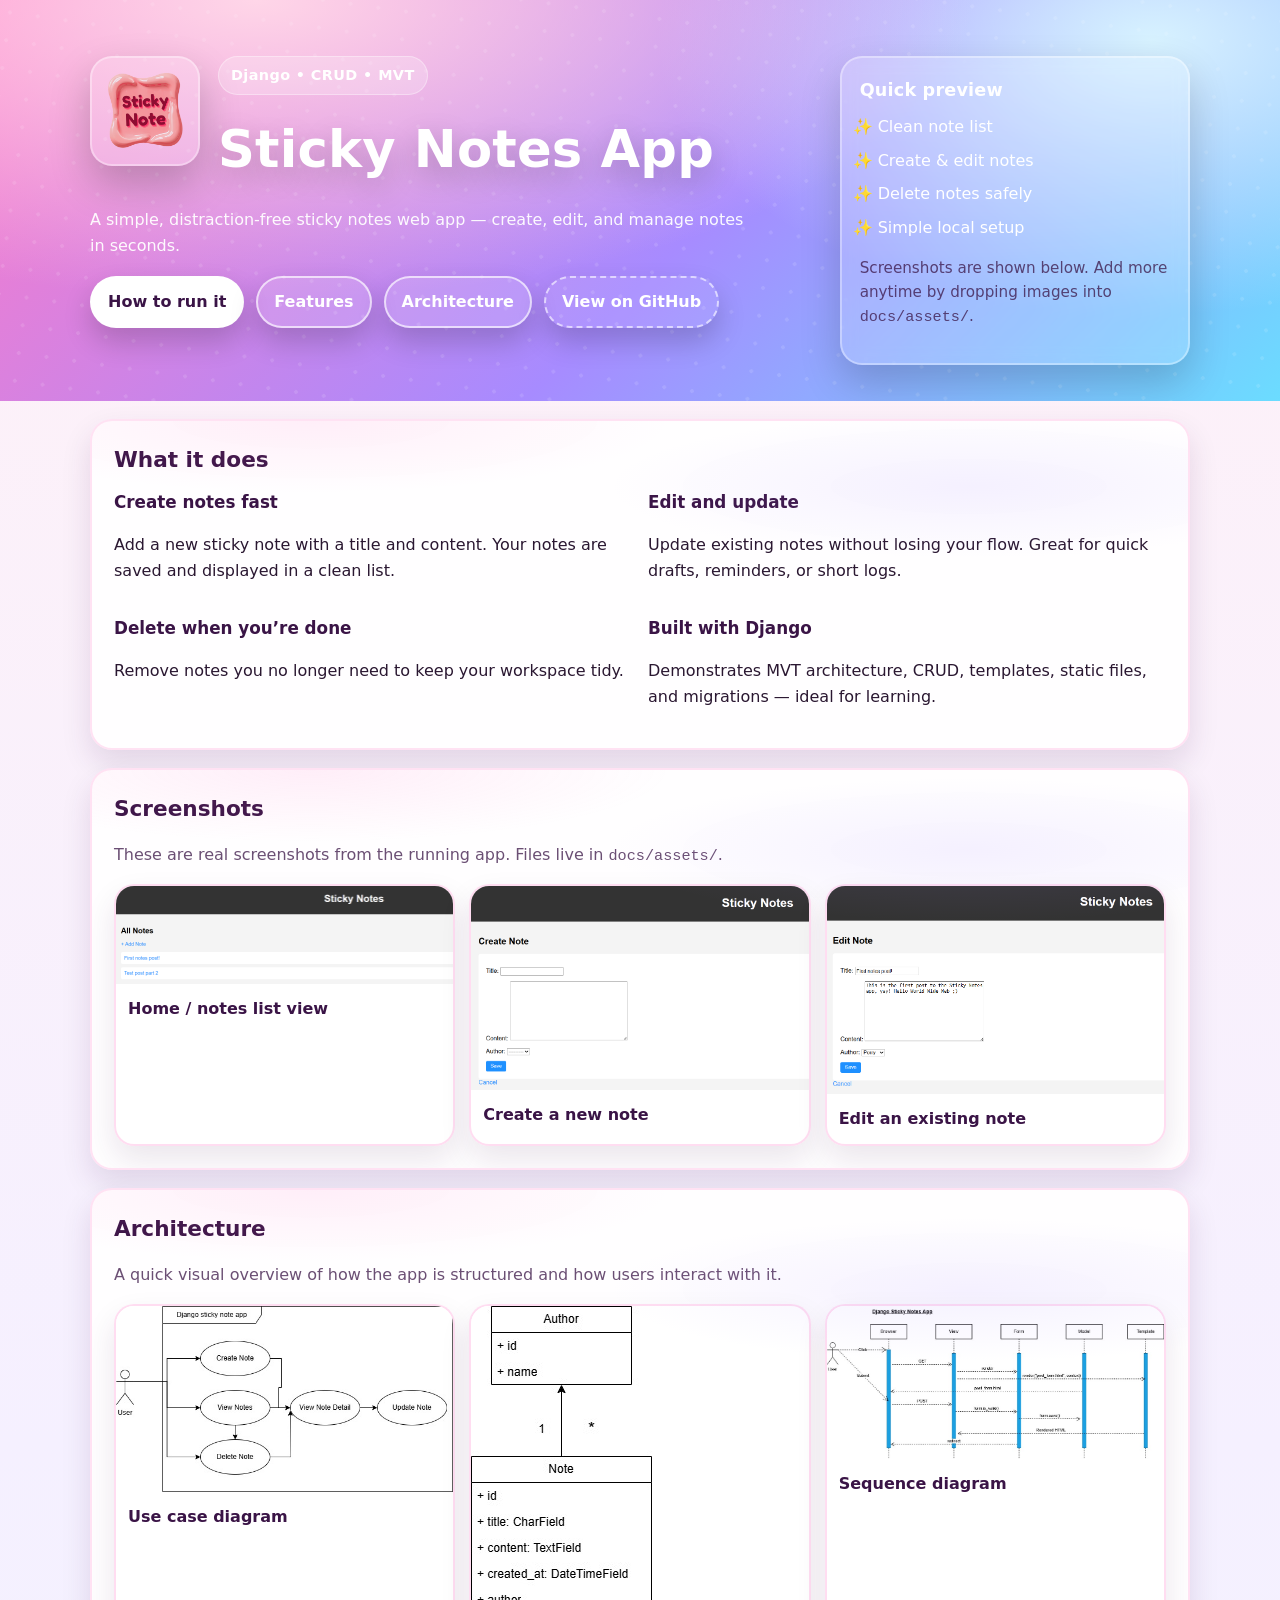
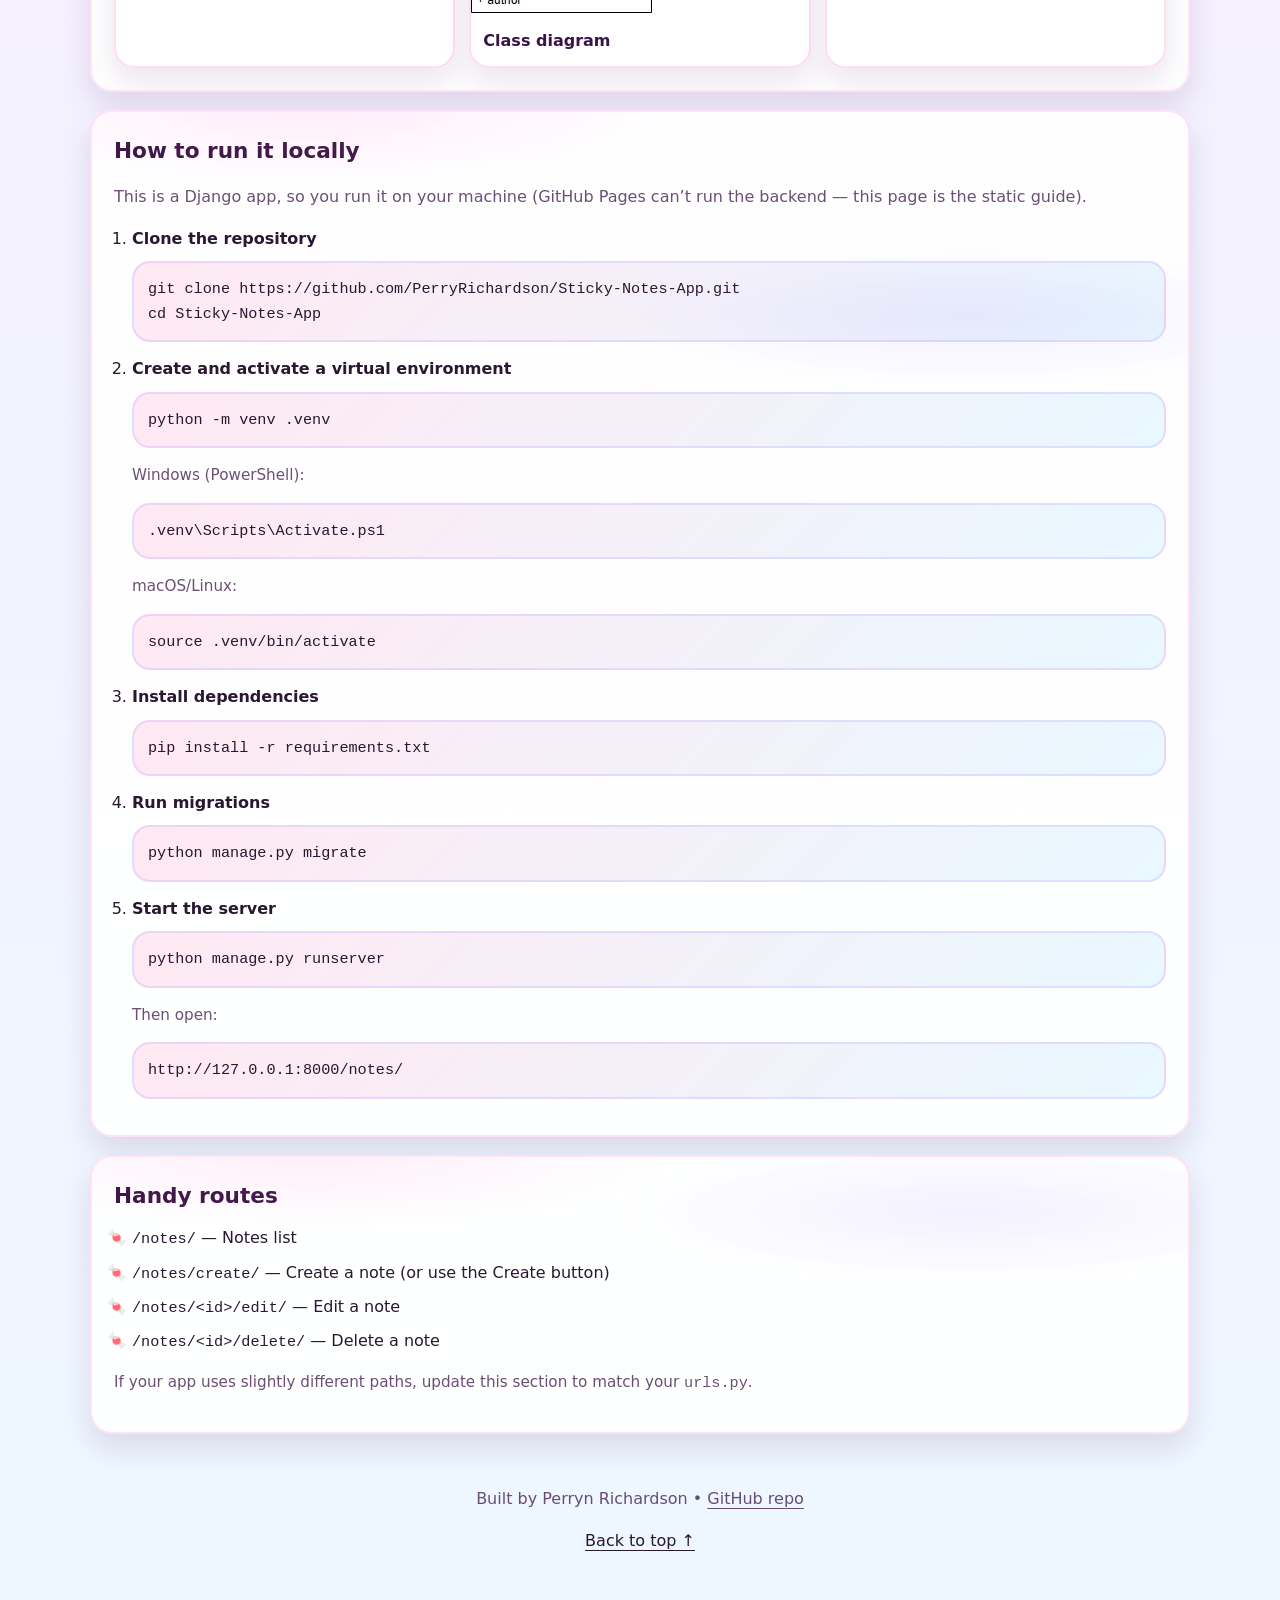
<file: docs/index.html>
<!DOCTYPE html>
<html lang="en">
  <head>
    <meta charset="UTF-8" />
    <meta name="viewport" content="width=device-width, initial-scale=1" />
    <title>Sticky Notes App | Quick notes, fast workflow</title>
    <meta
      name="description"
      content="Sticky Notes App: a simple, clean sticky notes web app with an easy local setup guide."
    />
    <link rel="stylesheet" href="styles.css" />
  </head>

  <body>
    <a class="skip-link" href="#main">Skip to content</a>

    <header class="hero">
      <div class="container hero-grid">
        <div>
          <div class="brand">
            <img class="logo" src="assets/logo.png" alt="Sticky Notes App logo" />
            <div>
              <p class="badge">Django • CRUD • MVT</p>
              <h1>Sticky Notes App</h1>
            </div>
          </div>

          <p class="subtitle">
            A simple, distraction-free sticky notes web app — create, edit, and manage notes in seconds.
          </p>

          <div class="cta-row">
            <a class="button" href="#how-to">How to run it</a>
            <a class="button button-outline" href="#features">Features</a>
            <a class="button button-outline" href="#architecture">Architecture</a>
            <a
              class="button button-ghost"
              href="https://github.com/PerryRichardson/Sticky-Notes-App"
              target="_blank"
              rel="noreferrer"
            >
              View on GitHub
            </a>
          </div>
        </div>

        <div class="hero-card">
          <h2 class="hero-card-title">Quick preview</h2>
          <ul class="checklist">
            <li>Clean note list</li>
            <li>Create & edit notes</li>
            <li>Delete notes safely</li>
            <li>Simple local setup</li>
          </ul>
          <p class="muted small">
            Screenshots are shown below. Add more anytime by dropping images into <code>docs/assets/</code>.
          </p>
        </div>
      </div>
    </header>

    <main id="main" class="container">
      <section class="card" id="features">
        <h2>What it does</h2>
        <div class="grid">
          <div>
            <h3>Create notes fast</h3>
            <p>
              Add a new sticky note with a title and content. Your notes are saved and displayed in a clean list.
            </p>
          </div>
          <div>
            <h3>Edit and update</h3>
            <p>
              Update existing notes without losing your flow. Great for quick drafts, reminders, or short logs.
            </p>
          </div>
          <div>
            <h3>Delete when you’re done</h3>
            <p>Remove notes you no longer need to keep your workspace tidy.</p>
          </div>
          <div>
            <h3>Built with Django</h3>
            <p>
              Demonstrates MVT architecture, CRUD, templates, static files, and migrations — ideal for learning.
            </p>
          </div>
        </div>
      </section>

      <section class="card" id="screenshots">
        <h2>Screenshots</h2>
        <p class="muted">
          These are real screenshots from the running app. Files live in <code>docs/assets/</code>.
        </p>

        <div class="screenshot-grid">
          <figure class="shot">
            <img src="assets/home.png" alt="Sticky Notes App notes list view" />
            <figcaption>Home / notes list view</figcaption>
          </figure>

          <figure class="shot">
            <img src="assets/create.png" alt="Create a new note screen" />
            <figcaption>Create a new note</figcaption>
          </figure>

          <figure class="shot">
            <img src="assets/edit.png" alt="Edit note screen" />
            <figcaption>Edit an existing note</figcaption>
          </figure>
        </div>
      </section>

      <section class="card" id="architecture">
        <h2>Architecture</h2>
        <p class="muted">
          A quick visual overview of how the app is structured and how users interact with it.
        </p>

        <div class="screenshot-grid">
          <figure class="shot">
            <img src="assets/use_case.jpg" alt="Use case diagram for the Sticky Notes App" />
            <figcaption>Use case diagram</figcaption>
          </figure>

          <figure class="shot">
            <img src="assets/class.jpg" alt="Class diagram for the Sticky Notes App" />
            <figcaption>Class diagram</figcaption>
          </figure>

          <figure class="shot">
            <img src="assets/sequence.jpg" alt="Sequence diagram for the Sticky Notes App" />
            <figcaption>Sequence diagram</figcaption>
          </figure>
        </div>
      </section>

      <section class="card" id="how-to">
        <h2>How to run it locally</h2>
        <p class="muted">
          This is a Django app, so you run it on your machine (GitHub Pages can’t run the backend — this page is the
          static guide).
        </p>

        <ol class="steps">
          <li>
            <strong>Clone the repository</strong>
            <pre><code>git clone https://github.com/PerryRichardson/Sticky-Notes-App.git
cd Sticky-Notes-App</code></pre>
          </li>

          <li>
            <strong>Create and activate a virtual environment</strong>
            <pre><code>python -m venv .venv</code></pre>
            <p class="muted small">Windows (PowerShell):</p>
            <pre><code>.venv\Scripts\Activate.ps1</code></pre>
            <p class="muted small">macOS/Linux:</p>
            <pre><code>source .venv/bin/activate</code></pre>
          </li>

          <li>
            <strong>Install dependencies</strong>
            <pre><code>pip install -r requirements.txt</code></pre>
          </li>

          <li>
            <strong>Run migrations</strong>
            <pre><code>python manage.py migrate</code></pre>
          </li>

          <li>
            <strong>Start the server</strong>
            <pre><code>python manage.py runserver</code></pre>
            <p class="muted small">Then open:</p>
            <pre><code>http://127.0.0.1:8000/notes/</code></pre>
          </li>
        </ol>
      </section>

      <section class="card" id="routes">
        <h2>Handy routes</h2>
        <ul class="bullets">
          <li><code>/notes/</code> — Notes list</li>
          <li><code>/notes/create/</code> — Create a note (or use the Create button)</li>
          <li><code>/notes/&lt;id&gt;/edit/</code> — Edit a note</li>
          <li><code>/notes/&lt;id&gt;/delete/</code> — Delete a note</li>
        </ul>
        <p class="muted small">
          If your app uses slightly different paths, update this section to match your <code>urls.py</code>.
        </p>
      </section>

      <footer class="footer">
        <p class="muted">
          Built by Perryn Richardson •
          <a href="https://github.com/PerryRichardson/Sticky-Notes-App" target="_blank" rel="noreferrer">GitHub repo</a>
        </p>
        <p><a href="#main">Back to top ↑</a></p>
      </footer>
    </main>
  </body>
</html>
</file>
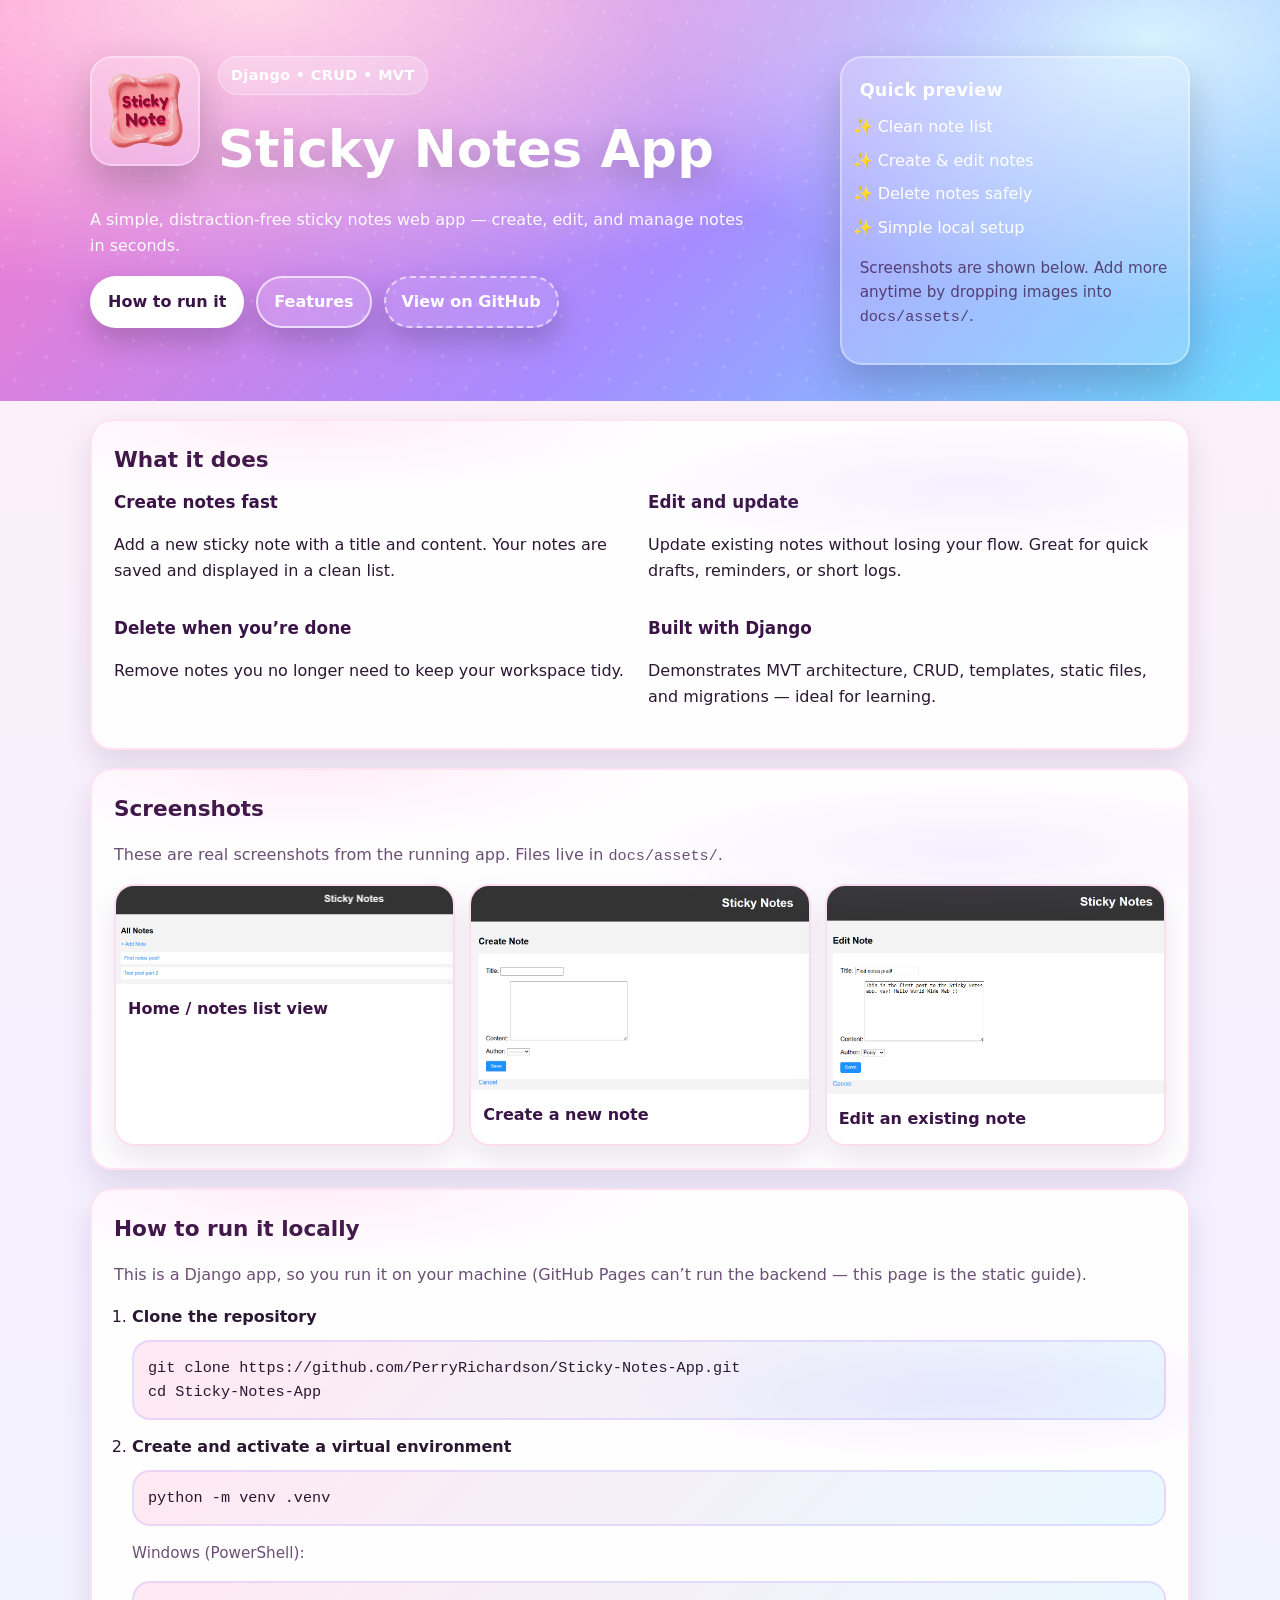
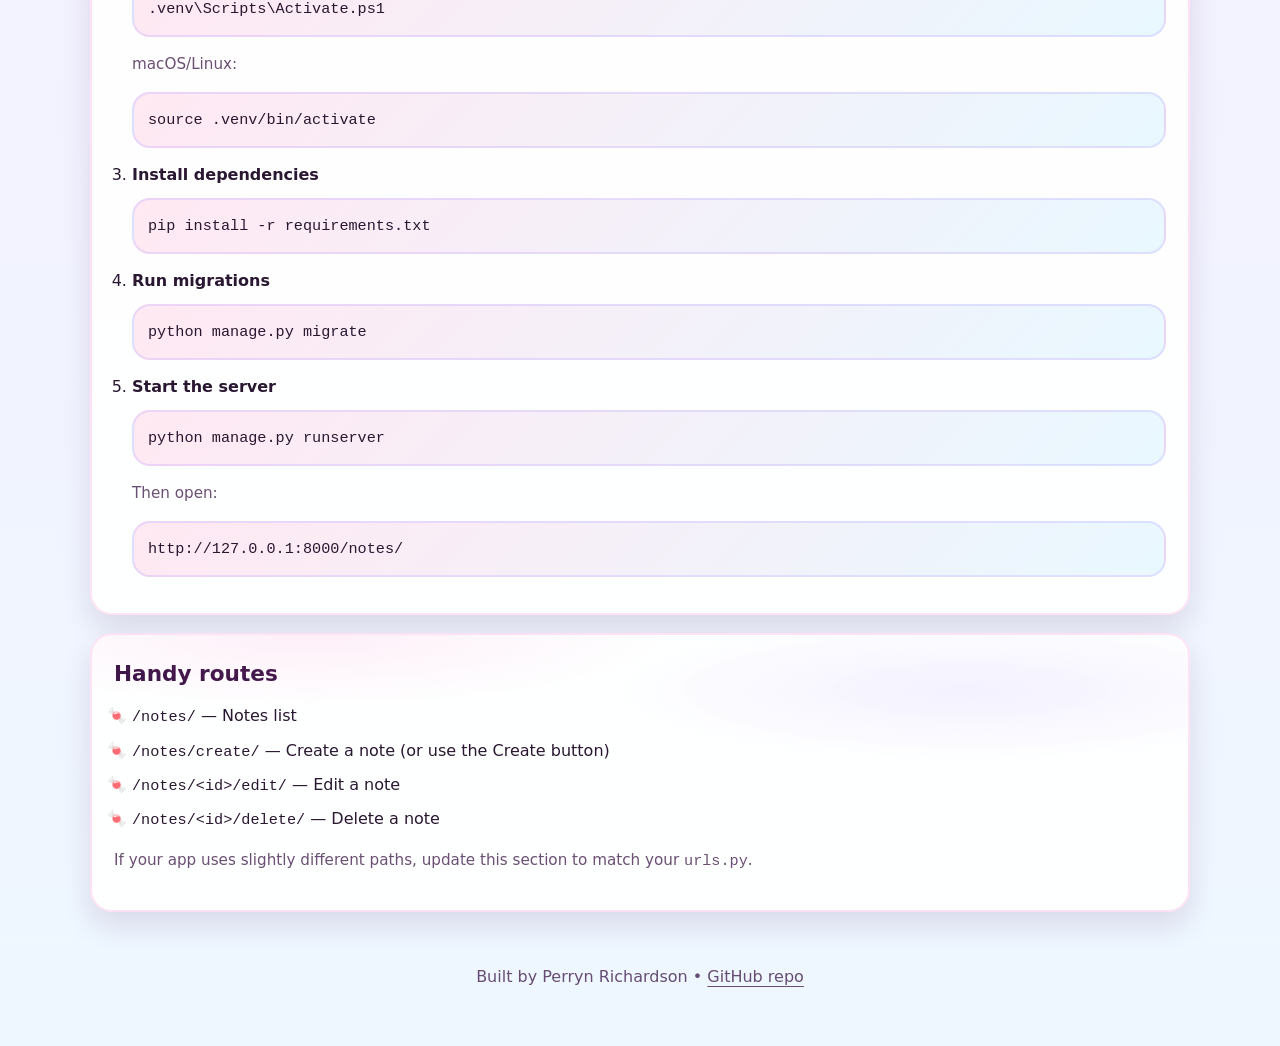
<file: sticky_notes/docs/index.html>
<!DOCTYPE html>
<html lang="en">
  <head>
    <meta charset="UTF-8" />
    <meta name="viewport" content="width=device-width, initial-scale=1" />
    <title>Sticky Notes App | Quick notes, fast workflow</title>
    <meta
      name="description"
      content="Sticky Notes App: a simple, clean sticky notes web app with an easy local setup guide."
    />
    <link rel="stylesheet" href="styles.css" />
  </head>

  <body>
    <a class="skip-link" href="#main">Skip to content</a>

    <header class="hero">
      <div class="container hero-grid">
        <div>
          <div class="brand">
            <img class="logo" src="assets/logo.png" alt="Sticky Notes App logo" />
            <div>
              <p class="badge">Django • CRUD • MVT</p>
              <h1>Sticky Notes App</h1>
            </div>
          </div>

          <p class="subtitle">
            A simple, distraction-free sticky notes web app — create, edit, and manage notes in seconds.
          </p>

          <div class="cta-row">
            <a class="button" href="#how-to">How to run it</a>
            <a class="button button-outline" href="#features">Features</a>
            <a
              class="button button-ghost"
              href="https://github.com/PerryRichardson/Sticky-Notes-App"
              target="_blank"
              rel="noreferrer"
            >
              View on GitHub
            </a>
          </div>
        </div>

        <div class="hero-card">
          <h2 class="hero-card-title">Quick preview</h2>
          <ul class="checklist">
            <li>Clean note list</li>
            <li>Create & edit notes</li>
            <li>Delete notes safely</li>
            <li>Simple local setup</li>
          </ul>
          <p class="muted small">
            Screenshots are shown below. Add more anytime by dropping images into <code>docs/assets/</code>.
          </p>
        </div>
      </div>
    </header>

    <main id="main" class="container">
      <section class="card" id="features">
        <h2>What it does</h2>
        <div class="grid">
          <div>
            <h3>Create notes fast</h3>
            <p>
              Add a new sticky note with a title and content. Your notes are saved and displayed in a clean list.
            </p>
          </div>
          <div>
            <h3>Edit and update</h3>
            <p>
              Update existing notes without losing your flow. Great for quick drafts, reminders, or short logs.
            </p>
          </div>
          <div>
            <h3>Delete when you’re done</h3>
            <p>Remove notes you no longer need to keep your workspace tidy.</p>
          </div>
          <div>
            <h3>Built with Django</h3>
            <p>
              Demonstrates MVT architecture, CRUD, templates, static files, and migrations — ideal for learning.
            </p>
          </div>
        </div>
      </section>

      <section class="card" id="screenshots">
        <h2>Screenshots</h2>
        <p class="muted">
          These are real screenshots from the running app. Files live in <code>docs/assets/</code>.
        </p>

        <div class="screenshot-grid">
          <figure class="shot">
            <img src="assets/home.png" alt="Sticky Notes App notes list view" />
            <figcaption>Home / notes list view</figcaption>
          </figure>

          <figure class="shot">
            <img src="assets/create.png" alt="Create a new note screen" />
            <figcaption>Create a new note</figcaption>
          </figure>

          <figure class="shot">
            <img src="assets/edit.png" alt="Edit note screen" />
            <figcaption>Edit an existing note</figcaption>
          </figure>
        </div>
      </section>

      <section class="card" id="how-to">
        <h2>How to run it locally</h2>
        <p class="muted">
          This is a Django app, so you run it on your machine (GitHub Pages can’t run the backend — this page is the
          static guide).
        </p>

        <ol class="steps">
          <li>
            <strong>Clone the repository</strong>
            <pre><code>git clone https://github.com/PerryRichardson/Sticky-Notes-App.git
cd Sticky-Notes-App</code></pre>
          </li>

          <li>
            <strong>Create and activate a virtual environment</strong>
            <pre><code>python -m venv .venv</code></pre>
            <p class="muted small">Windows (PowerShell):</p>
            <pre><code>.venv\Scripts\Activate.ps1</code></pre>
            <p class="muted small">macOS/Linux:</p>
            <pre><code>source .venv/bin/activate</code></pre>
          </li>

          <li>
            <strong>Install dependencies</strong>
            <pre><code>pip install -r requirements.txt</code></pre>
          </li>

          <li>
            <strong>Run migrations</strong>
            <pre><code>python manage.py migrate</code></pre>
          </li>

          <li>
            <strong>Start the server</strong>
            <pre><code>python manage.py runserver</code></pre>
            <p class="muted small">Then open:</p>
            <pre><code>http://127.0.0.1:8000/notes/</code></pre>
          </li>
        </ol>
      </section>

      <section class="card" id="routes">
        <h2>Handy routes</h2>
        <ul class="bullets">
          <li><code>/notes/</code> — Notes list</li>
          <li><code>/notes/create/</code> — Create a note (or use the Create button)</li>
          <li><code>/notes/&lt;id&gt;/edit/</code> — Edit a note</li>
          <li><code>/notes/&lt;id&gt;/delete/</code> — Delete a note</li>
        </ul>
        <p class="muted small">
          If your app uses slightly different paths, update this section to match your <code>urls.py</code>.
        </p>
      </section>

      <footer class="footer">
        <p class="muted">
          Built by Perryn Richardson •
          <a href="https://github.com/PerryRichardson/Sticky-Notes-App" target="_blank" rel="noreferrer">GitHub repo</a>
        </p>
      </footer>
    </main>
  </body>
</html>
</file>
<file: docs/styles.css>
/* ========== Base / Reset ========== */
*,
*::before,
*::after {
  box-sizing: border-box;
}

html {
  scroll-behavior: smooth;
}

body {
  margin: 0;
  font-family: system-ui, -apple-system, Segoe UI, Roboto, Arial, sans-serif;
  line-height: 1.6;
  color: #2a1731;
  background: linear-gradient(180deg, #fff1f7 0%, #f5f0ff 45%, #eef7ff 100%);
}

img {
  max-width: 100%;
  display: block;
}

/* ========== Layout ========== */
.container {
  width: min(1100px, 92vw);
  margin: 0 auto;
}

.hero {
  padding: 56px 0 36px;
  background: radial-gradient(
      1200px 500px at 20% 0%,
      #ffd6e8 0%,
      rgba(255, 214, 232, 0) 60%
    ),
    radial-gradient(
      900px 500px at 90% 10%,
      #d7f2ff 0%,
      rgba(215, 242, 255, 0) 55%
    ),
    linear-gradient(135deg, #ff7ac7 0%, #a78bff 55%, #6bdcff 100%);
  color: #fff;
  position: relative;
  overflow: hidden;
}

.hero::before {
  content: "";
  position: absolute;
  inset: -80px;
  background-image: radial-gradient(#ffffff55 2px, transparent 2px);
  background-size: 28px 28px;
  transform: rotate(8deg);
  opacity: 0.35;
  pointer-events: none;
}

.hero-grid {
  display: grid;
  grid-template-columns: 1.35fr 0.65fr;
  gap: 22px;
  align-items: start;
  position: relative;
}

@media (max-width: 900px) {
  .hero-grid {
    grid-template-columns: 1fr;
  }
}

/* ========== Accessibility ========== */
.skip-link {
  position: absolute;
  left: -999px;
  top: 10px;
  background: #fff;
  color: #000;
  padding: 10px 12px;
  border-radius: 999px;
  z-index: 999;
}

.skip-link:focus {
  left: 10px;
}

/* ========== Typography ========== */
h1 {
  margin: 0 0 10px;
  font-size: 2.4rem;
  letter-spacing: 0.2px;
  text-shadow: 0 10px 30px rgba(0, 0, 0, 0.22);
}

h2 {
  margin: 0 0 12px;
  font-size: 1.35rem;
  color: #3a1446;
}

h3 {
  margin: 0 0 6px;
  font-size: 1.05rem;
  color: #3a1446;
}

.subtitle {
  margin: 0 0 18px;
  opacity: 0.95;
  max-width: 65ch;
  text-shadow: 0 10px 30px rgba(0, 0, 0, 0.22);
}

.muted {
  color: rgba(58, 20, 70, 0.75);
}

.small {
  font-size: 0.95rem;
}

/* ========== Brand (logo + title) ========== */
.brand {
  display: flex;
  align-items: flex-start;
  gap: 18px;
  margin-bottom: 6px;
  flex-wrap: wrap;
}

.brand h1 {
  font-size: clamp(2.2rem, 4.5vw, 3.2rem);
}

.logo {
  width: clamp(110px, 8vw, 170px);
  height: clamp(110px, 8vw, 170px);
  object-fit: contain;
  border-radius: 22px;
  background: rgba(255, 255, 255, 0.18);
  padding: clamp(10px, 1.1vw, 14px);
  box-shadow: 0 18px 40px rgba(0, 0, 0, 0.22);
  border: 2px solid rgba(255, 255, 255, 0.35);
}

/* ========== Pills / Buttons (kawaii bubblegum) ========== */
.badge {
  display: inline-block;
  margin: 0 0 14px;
  padding: 7px 12px;
  border-radius: 999px;
  background: rgba(255, 255, 255, 0.22);
  border: 1px solid rgba(255, 255, 255, 0.35);
  font-weight: 800;
  letter-spacing: 0.4px;
  font-size: 0.9rem;
}

.cta-row {
  display: flex;
  gap: 12px;
  flex-wrap: wrap;
  margin-top: 14px;
}

.button {
  display: inline-block;
  padding: 11px 16px;
  border-radius: 999px;
  background: #fff;
  color: #3a1446;
  font-weight: 900;
  text-decoration: none;
  box-shadow: 0 14px 28px rgba(0, 0, 0, 0.18);
  border: 2px solid rgba(255, 255, 255, 0.65);
  transition: transform 160ms ease, box-shadow 160ms ease, opacity 160ms ease;
}

.button:hover {
  transform: translateY(-2px);
  box-shadow: 0 18px 34px rgba(0, 0, 0, 0.22);
}

.button:active {
  transform: translateY(0);
}

.button-outline {
  background: rgba(255, 255, 255, 0.14);
  color: #fff;
  border: 2px solid rgba(255, 255, 255, 0.65);
}

.button-ghost {
  background: rgba(255, 255, 255, 0.08);
  color: #fff;
  border: 2px dashed rgba(255, 255, 255, 0.6);
}

a {
  color: inherit;
  text-underline-offset: 4px;
}

a:hover {
  opacity: 0.95;
}

/* ========== Cards ========== */
.card {
  background: rgba(255, 255, 255, 0.92);
  border-radius: 22px;
  padding: 22px;
  box-shadow: 0 14px 30px rgba(58, 20, 70, 0.12);
  border: 2px solid rgba(255, 122, 199, 0.22);
  margin: 18px 0;
  position: relative;
  overflow: hidden;
}

.card::after {
  content: "";
  position: absolute;
  inset: 0;
  background: radial-gradient(
      600px 120px at 20% 0%,
      rgba(255, 122, 199, 0.12) 0%,
      transparent 60%
    ),
    radial-gradient(
      600px 120px at 80% 20%,
      rgba(167, 139, 255, 0.12) 0%,
      transparent 60%
    );
  pointer-events: none;
}

/* ========== Hero preview card ========== */
.hero-card {
  background: rgba(255, 255, 255, 0.18);
  border-radius: 22px;
  padding: 18px;
  border: 2px solid rgba(255, 255, 255, 0.35);
  box-shadow: 0 18px 40px rgba(0, 0, 0, 0.18);
  backdrop-filter: blur(8px);
}

.hero-card-title {
  margin: 0 0 10px;
  color: #fff;
  font-size: 1.1rem;
  letter-spacing: 0.2px;
}

.checklist {
  margin: 0;
  padding-left: 18px;
  display: grid;
  gap: 8px;
}

.checklist li::marker {
  content: "✨ ";
}

/* ========== Grids ========== */
.grid {
  display: grid;
  grid-template-columns: 1fr 1fr;
  gap: 16px;
  align-items: start;
}

@media (max-width: 900px) {
  .grid {
    grid-template-columns: 1fr;
  }
}

/* ========== Lists ========== */
.bullets {
  margin: 10px 0 0;
  padding-left: 18px;
  position: relative;
}

.bullets li {
  margin: 8px 0;
}

.bullets li::marker {
  content: "🍬 ";
}

.steps {
  margin: 12px 0 0;
  padding-left: 18px;
}

.steps li {
  margin: 14px 0;
}

/* ========== Code blocks ========== */
pre {
  margin: 10px 0 0;
  padding: 14px;
  border-radius: 18px;
  background: linear-gradient(
    135deg,
    rgba(255, 214, 232, 0.55),
    rgba(215, 242, 255, 0.55)
  );
  border: 2px solid rgba(167, 139, 255, 0.22);
  overflow-x: auto;
}

code {
  font-family: ui-monospace, SFMono-Regular, Menlo, Monaco, Consolas,
    "Liberation Mono", "Courier New", monospace;
  font-size: 0.95rem;
}

/* ========== Screenshots ========== */
.screenshot-grid {
  display: grid;
  grid-template-columns: repeat(3, 1fr);
  gap: 14px;
}

@media (max-width: 980px) {
  .screenshot-grid {
    grid-template-columns: 1fr;
  }
}

.shot {
  margin: 0;
  border-radius: 20px;
  overflow: hidden;
  border: 2px solid rgba(255, 122, 199, 0.25);
  background: rgba(255, 255, 255, 0.85);
  box-shadow: 0 14px 30px rgba(58, 20, 70, 0.1);
}

.shot figcaption {
  padding: 12px;
  font-weight: 800;
  color: #3a1446;
}

.placeholder {
  height: 170px;
  display: grid;
  place-items: center;
  padding: 16px;
  color: rgba(58, 20, 70, 0.75);
  background: repeating-linear-gradient(
    45deg,
    rgba(255, 122, 199, 0.14),
    rgba(255, 122, 199, 0.14) 14px,
    rgba(167, 139, 255, 0.12) 14px,
    rgba(167, 139, 255, 0.12) 28px
  );
}

/* ========== Footer ========== */
.footer {
  padding: 18px 0 40px;
  text-align: center;
}
</file>
<file: sticky_notes/docs/styles.css>
/* ========== Base / Reset ========== */
*,
*::before,
*::after {
  box-sizing: border-box;
}

html {
  scroll-behavior: smooth;
}

body {
  margin: 0;
  font-family: system-ui, -apple-system, Segoe UI, Roboto, Arial, sans-serif;
  line-height: 1.6;
  color: #2a1731;
  background: linear-gradient(180deg, #fff1f7 0%, #f5f0ff 45%, #eef7ff 100%);
}

img {
  max-width: 100%;
  display: block;
}

/* ========== Layout ========== */
.container {
  width: min(1100px, 92vw);
  margin: 0 auto;
}

.hero {
  padding: 56px 0 36px;
  background: radial-gradient(
      1200px 500px at 20% 0%,
      #ffd6e8 0%,
      rgba(255, 214, 232, 0) 60%
    ),
    radial-gradient(
      900px 500px at 90% 10%,
      #d7f2ff 0%,
      rgba(215, 242, 255, 0) 55%
    ),
    linear-gradient(135deg, #ff7ac7 0%, #a78bff 55%, #6bdcff 100%);
  color: #fff;
  position: relative;
  overflow: hidden;
}

.hero::before {
  content: "";
  position: absolute;
  inset: -80px;
  background-image: radial-gradient(#ffffff55 2px, transparent 2px);
  background-size: 28px 28px;
  transform: rotate(8deg);
  opacity: 0.35;
  pointer-events: none;
}

.hero-grid {
  display: grid;
  grid-template-columns: 1.35fr 0.65fr;
  gap: 22px;
  align-items: start;
  position: relative;
}

@media (max-width: 900px) {
  .hero-grid {
    grid-template-columns: 1fr;
  }
}

/* ========== Accessibility ========== */
.skip-link {
  position: absolute;
  left: -999px;
  top: 10px;
  background: #fff;
  color: #000;
  padding: 10px 12px;
  border-radius: 999px;
  z-index: 999;
}

.skip-link:focus {
  left: 10px;
}

/* ========== Typography ========== */
h1 {
  margin: 0 0 10px;
  font-size: 2.4rem;
  letter-spacing: 0.2px;
  text-shadow: 0 10px 30px rgba(0, 0, 0, 0.22);
}

h2 {
  margin: 0 0 12px;
  font-size: 1.35rem;
  color: #3a1446;
}

h3 {
  margin: 0 0 6px;
  font-size: 1.05rem;
  color: #3a1446;
}

.subtitle {
  margin: 0 0 18px;
  opacity: 0.95;
  max-width: 65ch;
  text-shadow: 0 10px 30px rgba(0, 0, 0, 0.22);
}

.muted {
  color: rgba(58, 20, 70, 0.75);
}

.small {
  font-size: 0.95rem;
}

/* ========== Brand (logo + title) ========== */
.brand {
  display: flex;
  align-items: flex-start;
  gap: 18px;
  margin-bottom: 6px;
  flex-wrap: wrap;
}

.brand h1 {
  font-size: clamp(2.2rem, 4.5vw, 3.2rem);
}

.logo {
  width: clamp(110px, 8vw, 170px);
  height: clamp(110px, 8vw, 170px);
  object-fit: contain;
  border-radius: 22px;
  background: rgba(255, 255, 255, 0.18);
  padding: clamp(10px, 1.1vw, 14px);
  box-shadow: 0 18px 40px rgba(0, 0, 0, 0.22);
  border: 2px solid rgba(255, 255, 255, 0.35);
}

/* ========== Pills / Buttons (kawaii bubblegum) ========== */
.badge {
  display: inline-block;
  margin: 0 0 14px;
  padding: 7px 12px;
  border-radius: 999px;
  background: rgba(255, 255, 255, 0.22);
  border: 1px solid rgba(255, 255, 255, 0.35);
  font-weight: 800;
  letter-spacing: 0.4px;
  font-size: 0.9rem;
}

.cta-row {
  display: flex;
  gap: 12px;
  flex-wrap: wrap;
  margin-top: 14px;
}

.button {
  display: inline-block;
  padding: 11px 16px;
  border-radius: 999px;
  background: #fff;
  color: #3a1446;
  font-weight: 900;
  text-decoration: none;
  box-shadow: 0 14px 28px rgba(0, 0, 0, 0.18);
  border: 2px solid rgba(255, 255, 255, 0.65);
  transition: transform 160ms ease, box-shadow 160ms ease, opacity 160ms ease;
}

.button:hover {
  transform: translateY(-2px);
  box-shadow: 0 18px 34px rgba(0, 0, 0, 0.22);
}

.button:active {
  transform: translateY(0);
}

.button-outline {
  background: rgba(255, 255, 255, 0.14);
  color: #fff;
  border: 2px solid rgba(255, 255, 255, 0.65);
}

.button-ghost {
  background: rgba(255, 255, 255, 0.08);
  color: #fff;
  border: 2px dashed rgba(255, 255, 255, 0.6);
}

a {
  color: inherit;
  text-underline-offset: 4px;
}

a:hover {
  opacity: 0.95;
}

/* ========== Cards ========== */
.card {
  background: rgba(255, 255, 255, 0.92);
  border-radius: 22px;
  padding: 22px;
  box-shadow: 0 14px 30px rgba(58, 20, 70, 0.12);
  border: 2px solid rgba(255, 122, 199, 0.22);
  margin: 18px 0;
  position: relative;
  overflow: hidden;
}

.card::after {
  content: "";
  position: absolute;
  inset: 0;
  background: radial-gradient(
      600px 120px at 20% 0%,
      rgba(255, 122, 199, 0.12) 0%,
      transparent 60%
    ),
    radial-gradient(
      600px 120px at 80% 20%,
      rgba(167, 139, 255, 0.12) 0%,
      transparent 60%
    );
  pointer-events: none;
}

/* ========== Hero preview card ========== */
.hero-card {
  background: rgba(255, 255, 255, 0.18);
  border-radius: 22px;
  padding: 18px;
  border: 2px solid rgba(255, 255, 255, 0.35);
  box-shadow: 0 18px 40px rgba(0, 0, 0, 0.18);
  backdrop-filter: blur(8px);
}

.hero-card-title {
  margin: 0 0 10px;
  color: #fff;
  font-size: 1.1rem;
  letter-spacing: 0.2px;
}

.checklist {
  margin: 0;
  padding-left: 18px;
  display: grid;
  gap: 8px;
}

.checklist li::marker {
  content: "✨ ";
}

/* ========== Grids ========== */
.grid {
  display: grid;
  grid-template-columns: 1fr 1fr;
  gap: 16px;
  align-items: start;
}

@media (max-width: 900px) {
  .grid {
    grid-template-columns: 1fr;
  }
}

/* ========== Lists ========== */
.bullets {
  margin: 10px 0 0;
  padding-left: 18px;
  position: relative;
}

.bullets li {
  margin: 8px 0;
}

.bullets li::marker {
  content: "🍬 ";
}

.steps {
  margin: 12px 0 0;
  padding-left: 18px;
}

.steps li {
  margin: 14px 0;
}

/* ========== Code blocks ========== */
pre {
  margin: 10px 0 0;
  padding: 14px;
  border-radius: 18px;
  background: linear-gradient(
    135deg,
    rgba(255, 214, 232, 0.55),
    rgba(215, 242, 255, 0.55)
  );
  border: 2px solid rgba(167, 139, 255, 0.22);
  overflow-x: auto;
}

code {
  font-family: ui-monospace, SFMono-Regular, Menlo, Monaco, Consolas,
    "Liberation Mono", "Courier New", monospace;
  font-size: 0.95rem;
}

/* ========== Screenshots ========== */
.screenshot-grid {
  display: grid;
  grid-template-columns: repeat(3, 1fr);
  gap: 14px;
}

@media (max-width: 980px) {
  .screenshot-grid {
    grid-template-columns: 1fr;
  }
}

.shot {
  margin: 0;
  border-radius: 20px;
  overflow: hidden;
  border: 2px solid rgba(255, 122, 199, 0.25);
  background: rgba(255, 255, 255, 0.85);
  box-shadow: 0 14px 30px rgba(58, 20, 70, 0.1);
}

.shot figcaption {
  padding: 12px;
  font-weight: 800;
  color: #3a1446;
}

.placeholder {
  height: 170px;
  display: grid;
  place-items: center;
  padding: 16px;
  color: rgba(58, 20, 70, 0.75);
  background: repeating-linear-gradient(
    45deg,
    rgba(255, 122, 199, 0.14),
    rgba(255, 122, 199, 0.14) 14px,
    rgba(167, 139, 255, 0.12) 14px,
    rgba(167, 139, 255, 0.12) 28px
  );
}

/* ========== Footer ========== */
.footer {
  padding: 18px 0 40px;
  text-align: center;
}
</file>
